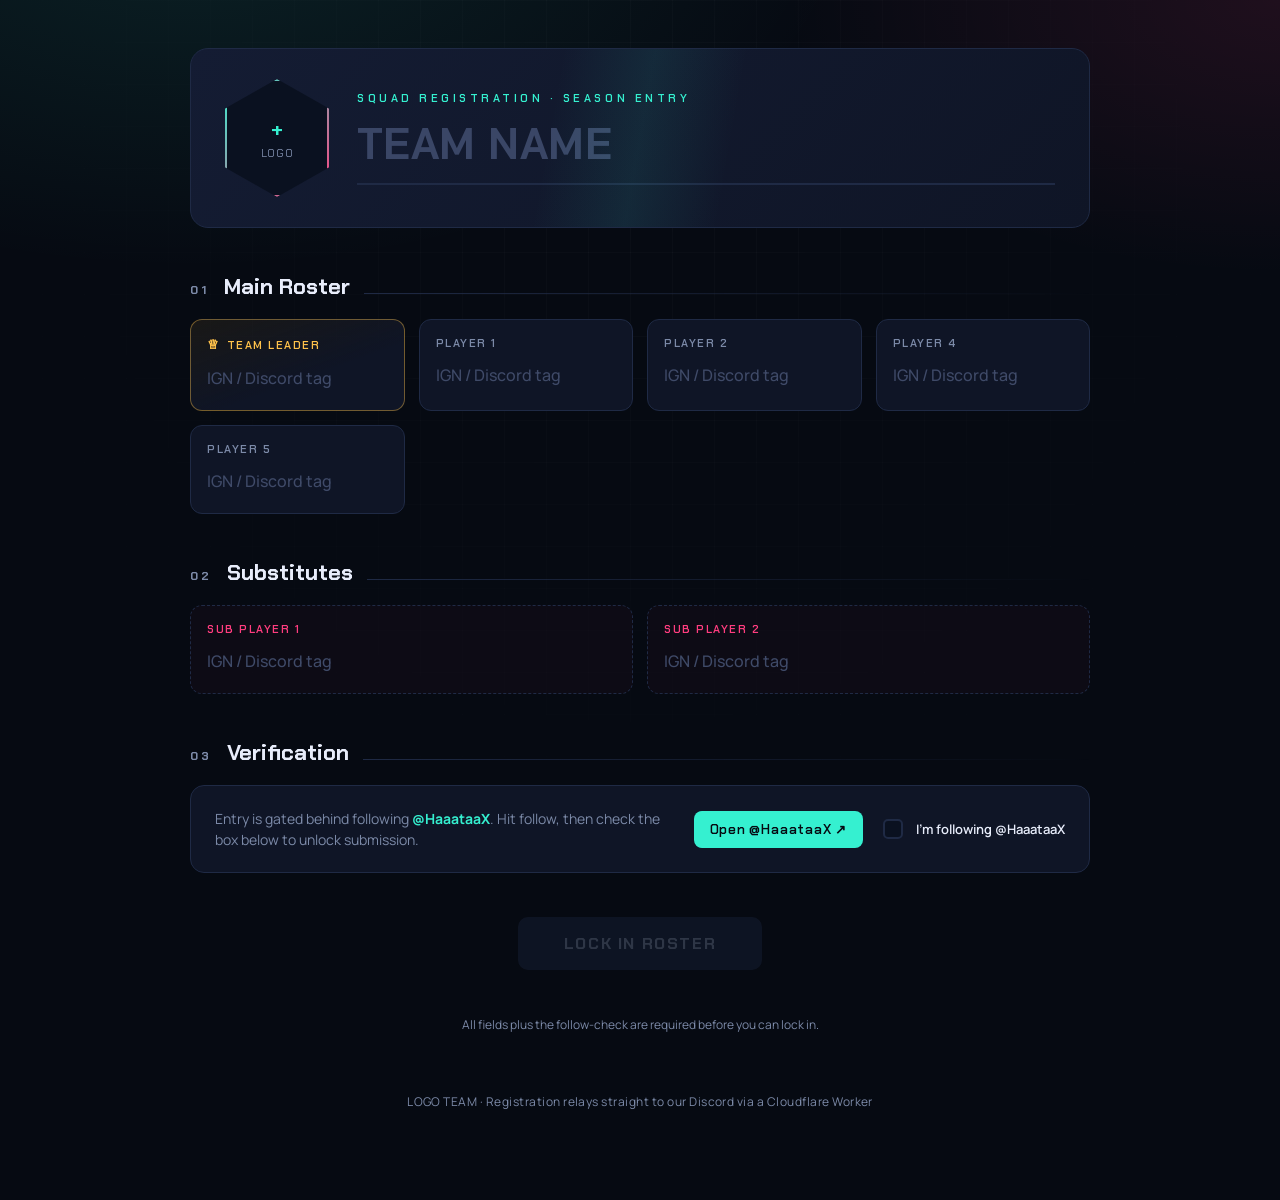
<file: index.html>
<!DOCTYPE html>
<html lang="en">
<head>
<meta charset="UTF-8">
<meta name="viewport" content="width=device-width, initial-scale=1.0">
<title>Squad Registration</title>
<link rel="preconnect" href="https://fonts.googleapis.com">
<link rel="preconnect" href="https://fonts.gstatic.com" crossorigin>
<link href="https://fonts.googleapis.com/css2?family=Chakra+Petch:wght@500;600;700&family=Manrope:wght@400;500;600;700;800&display=swap" rel="stylesheet">
<style>
  :root{
    --bg:#060a12;
    --bg-grid:#0a1120;
    --panel:#0f1526;
    --panel-2:#141c33;
    --line:#1f2a45;
    --cyan:#35f0d0;
    --magenta:#ff3d7f;
    --gold:#ffc24b;
    --text:#e8edfb;
    --muted:#7c8aa8;
    --danger:#ff5470;
  }

  *{box-sizing:border-box;-webkit-tap-highlight-color:transparent;}
  ::selection{background:var(--cyan);color:#03110d;}

  html{-webkit-text-size-adjust:100%;}
  html,body{margin:0;padding:0;overflow-x:hidden;}
  body{
    background:
      radial-gradient(1100px 600px at 15% -10%, rgba(53,240,208,.10), transparent 60%),
      radial-gradient(900px 500px at 100% 0%, rgba(255,61,127,.10), transparent 55%),
      var(--bg);
    color:var(--text);
    font-family:'Manrope',sans-serif;
    min-height:100vh;
    min-height:100dvh;
    padding:48px 20px 90px;
    padding-top:calc(48px + env(safe-area-inset-top));
    padding-bottom:calc(90px + env(safe-area-inset-bottom));
    padding-left:calc(20px + env(safe-area-inset-left));
    padding-right:calc(20px + env(safe-area-inset-right));
    background-attachment:fixed;
  }

  /* iOS Safari chokes on fixed background-attachment + zooms inputs under 16px */
  @media (max-width:640px){
    body{background-attachment:scroll;padding:28px 16px 70px;}
  }
  @supports (-webkit-touch-callout:none){
    body{background-attachment:scroll;}
  }

  .bg-grid{
    position:fixed;inset:0;pointer-events:none;z-index:0;
    background-image:
      linear-gradient(rgba(255,255,255,.025) 1px, transparent 1px),
      linear-gradient(90deg, rgba(255,255,255,.025) 1px, transparent 1px);
    background-size:42px 42px;
    mask-image:radial-gradient(circle at 50% 20%, black, transparent 75%);
  }

  .wrap{max-width:900px;margin:0 auto;position:relative;z-index:1;}

  /* ---------- HEADER / ID BANNER ---------- */
  .id-banner{
    display:flex;align-items:center;gap:28px;
    background:linear-gradient(135deg, var(--panel-2), var(--panel));
    border:1px solid var(--line);
    border-radius:18px;
    padding:30px 34px;
    position:relative;
    overflow:hidden;
    max-width:100%;
  }
  .id-banner::before{
    content:"";position:absolute;inset:0;
    background:linear-gradient(100deg, transparent 40%, rgba(53,240,208,.08) 50%, transparent 60%);
    pointer-events:none;
  }
  .eyebrow{
    font-family:'Chakra Petch',sans-serif;
    letter-spacing:.32em;
    font-size:11px;
    color:var(--cyan);
    text-transform:uppercase;
    margin:0 0 6px;
    font-weight:600;
  }

  .logo-frame{
    flex:0 0 auto;
    width:104px;height:118px;
    position:relative;
    cursor:pointer;
    clip-path:polygon(50% 0%, 100% 25%, 100% 75%, 50% 100%, 0% 75%, 0% 25%);
    background:var(--bg-grid);
    border:none;
    display:flex;align-items:center;justify-content:center;
    transition:transform .2s ease;
  }
  .logo-frame:hover{transform:translateY(-2px);}
  .logo-frame::after{
    content:"";position:absolute;inset:0;
    clip-path:polygon(50% 0%, 100% 25%, 100% 75%, 50% 100%, 0% 75%, 0% 25%);
    padding:2px;
    background:linear-gradient(135deg, var(--cyan), var(--magenta));
    -webkit-mask:linear-gradient(#000 0 0) content-box, linear-gradient(#000 0 0);
    -webkit-mask-composite:xor;
    mask-composite:exclude;
    pointer-events:none;
  }
  .logo-frame img{
    width:100%;height:100%;object-fit:cover;
    clip-path:polygon(50% 0%, 100% 25%, 100% 75%, 50% 100%, 0% 75%, 0% 25%);
  }
  .logo-frame .plus-icon{
    color:var(--muted);
    font-family:'Chakra Petch',sans-serif;
    font-size:11px;
    letter-spacing:.06em;
    text-align:center;
    line-height:1.4;
    padding:0 10px;
  }
  .logo-frame .plus-icon b{
    display:block;font-size:22px;color:var(--cyan);font-weight:600;
  }
  #logoInput{display:none;}

  .banner-main{flex:1;min-width:0;}
  .team-name-input{
    width:100%;
    background:transparent;
    border:none;
    border-bottom:2px solid var(--line);
    color:var(--text);
    font-family:'Chakra Petch',sans-serif;
    font-weight:700;
    font-size:clamp(28px,5vw,44px);
    letter-spacing:.01em;
    padding:4px 0 10px;
    outline:none;
    transition:border-color .2s ease;
  }
  .team-name-input::placeholder{color:#3a4666;}
  .team-name-input:focus{border-bottom-color:var(--cyan);}

  /* ---------- SECTIONS ---------- */
  .section{margin-top:44px;}
  .section-head{
    display:flex;align-items:baseline;gap:14px;margin-bottom:18px;
  }
  .section-tag{
    font-family:'Chakra Petch',sans-serif;
    font-weight:700;
    font-size:12px;
    letter-spacing:.28em;
    color:var(--muted);
    text-transform:uppercase;
  }
  .section-title{
    font-family:'Chakra Petch',sans-serif;
    font-size:22px;
    font-weight:700;
    margin:0;
  }
  .section-rule{
    flex:1;height:1px;
    background:linear-gradient(90deg, var(--line), transparent);
  }

  .roster-grid{
    display:grid;
    grid-template-columns:repeat(auto-fit, minmax(190px,1fr));
    gap:14px;
  }

  .slot-card{
    background:var(--panel);
    border:1px solid var(--line);
    border-radius:12px;
    padding:16px 16px 14px;
    position:relative;
    transition:border-color .2s ease, transform .2s ease, box-shadow .2s ease;
  }
  .slot-card:focus-within{
    border-color:var(--cyan);
    transform:translateY(-2px);
    box-shadow:0 8px 24px -8px rgba(53,240,208,.35);
  }
  .slot-card.leader{
    border-color:rgba(255,194,75,.4);
    background:linear-gradient(160deg, rgba(255,194,75,.08), var(--panel) 60%);
  }
  .slot-card.leader:focus-within{
    border-color:var(--gold);
    box-shadow:0 8px 24px -8px rgba(255,194,75,.4);
  }
  .slot-tag{
    display:flex;align-items:center;gap:6px;
    font-family:'Chakra Petch',sans-serif;
    font-size:11px;font-weight:600;letter-spacing:.14em;
    color:var(--muted);text-transform:uppercase;
    margin-bottom:10px;
  }
  .slot-card.leader .slot-tag{color:var(--gold);}
  .crown{font-size:13px;}
  .slot-input{
    width:100%;background:transparent;border:none;outline:none;
    color:var(--text);font-family:'Manrope',sans-serif;
    font-size:16px;font-weight:600;
    border-bottom:1px solid transparent;
    padding:4px 0 6px;
  }
  .slot-input::placeholder{color:#3f4a68;font-weight:500;}

  .sub-grid{
    display:grid;
    grid-template-columns:repeat(auto-fit, minmax(220px,1fr));
    gap:14px;
  }
  .slot-card.sub{
    border-style:dashed;
    background:rgba(255,61,127,.03);
  }
  .slot-card.sub .slot-tag{color:var(--magenta);}
  .slot-card.sub:focus-within{
    border-color:var(--magenta);
    box-shadow:0 8px 24px -8px rgba(255,61,127,.35);
  }

  /* ---------- VERIFICATION ---------- */
  .verify-card{
    background:var(--panel);
    border:1px solid var(--line);
    border-radius:14px;
    padding:22px 24px;
    display:flex;align-items:center;gap:18px;
    flex-wrap:wrap;
  }
  .verify-text{flex:1;min-width:220px;}
  .verify-text p{margin:0;color:var(--muted);font-size:14px;line-height:1.5;}
  .verify-text .handle{color:var(--cyan);font-weight:700;}
  .verify-actions{display:flex;align-items:center;gap:16px;flex-wrap:wrap;}
  .channel-btn{
    font-family:'Chakra Petch',sans-serif;
    font-weight:600;font-size:13px;letter-spacing:.06em;
    color:var(--bg);background:var(--cyan);
    border:none;border-radius:8px;padding:10px 16px;
    text-decoration:none;white-space:nowrap;
    transition:transform .15s ease, box-shadow .15s ease;
  }
  .channel-btn:hover{transform:translateY(-1px);box-shadow:0 6px 16px -6px rgba(53,240,208,.6);}

  .check-row{display:flex;align-items:center;gap:10px;cursor:pointer;user-select:none;}
  .check-row input{
    appearance:none;width:20px;height:20px;flex:0 0 auto;
    border:2px solid var(--line);border-radius:5px;
    background:var(--bg-grid);
    position:relative;cursor:pointer;
    transition:border-color .15s ease, background .15s ease;
  }
  .check-row input:checked{
    background:var(--cyan);border-color:var(--cyan);
  }
  .check-row input:checked::after{
    content:"";position:absolute;left:5px;top:1px;
    width:6px;height:11px;
    border:solid #03110d;border-width:0 2px 2px 0;
    transform:rotate(45deg);
  }
  .check-row span{font-size:13px;color:var(--text);font-weight:600;}

  /* ---------- SUBMIT ---------- */
  .submit-zone{margin-top:44px;text-align:center;}
  .lock-btn{
    position:relative;
    font-family:'Chakra Petch',sans-serif;
    font-weight:700;font-size:16px;letter-spacing:.1em;
    color:#03110d;
    background:linear-gradient(100deg, var(--cyan), #6bf5df);
    border:none;border-radius:10px;
    padding:16px 46px;
    cursor:pointer;
    text-transform:uppercase;
    transition:transform .15s ease, box-shadow .15s ease, opacity .15s ease;
    box-shadow:0 10px 30px -10px rgba(53,240,208,.55);
  }
  .lock-btn:hover:not(:disabled){transform:translateY(-2px);}
  .lock-btn:disabled{
    opacity:.35;cursor:not-allowed;
    background:var(--line);color:var(--muted);box-shadow:none;
  }
  .lock-btn .spinner{
    display:none;width:15px;height:15px;
    border:2px solid rgba(3,17,13,.3);border-top-color:#03110d;
    border-radius:50%;
    margin-right:8px;
    vertical-align:-2px;
    animation:spin .7s linear infinite;
  }
  .lock-btn.loading .spinner{display:inline-block;}
  .lock-btn.loading .btn-label{opacity:.7;}
  @keyframes spin{to{transform:rotate(360deg);}}

  .status-msg{
    margin-top:18px;font-family:'Chakra Petch',sans-serif;
    font-size:13px;font-weight:600;letter-spacing:.05em;
    min-height:20px;
  }
  .status-msg.ok{color:var(--cyan);}
  .status-msg.err{color:var(--danger);}

  .hint{
    text-align:center;color:var(--muted);font-size:12px;margin-top:8px;
  }

  /* ---------- STAMP OVERLAY ---------- */
  .stamp-overlay{
    position:fixed;inset:0;background:rgba(3,6,12,.82);
    display:none;align-items:center;justify-content:center;
    z-index:50;backdrop-filter:blur(3px);
  }
  .stamp-overlay.show{display:flex;}
  .stamp{
    font-family:'Chakra Petch',sans-serif;
    font-weight:700;font-size:clamp(30px,6vw,54px);
    color:var(--cyan);
    border:5px solid var(--cyan);
    border-radius:14px;
    padding:20px 46px;
    letter-spacing:.08em;
    transform:rotate(-8deg) scale(1.4);
    opacity:0;
    text-transform:uppercase;
    text-shadow:0 0 24px rgba(53,240,208,.6);
    box-shadow:0 0 40px rgba(53,240,208,.25) inset;
    animation:stampIn .5s cubic-bezier(.2,1.4,.4,1) forwards;
  }
  .stamp small{
    display:block;font-size:13px;color:var(--muted);letter-spacing:.2em;margin-top:8px;font-weight:600;
  }
  @keyframes stampIn{
    0%{opacity:0;transform:rotate(-8deg) scale(1.6);}
    60%{opacity:1;}
    100%{opacity:1;transform:rotate(-8deg) scale(1);}
  }
  .stamp-close{
    position:absolute;margin-top:110px;
    font-family:'Chakra Petch',sans-serif;
    color:var(--muted);font-size:12px;letter-spacing:.1em;
    background:none;border:1px solid var(--line);
    padding:8px 16px;border-radius:8px;cursor:pointer;
  }

  footer{
    text-align:center;margin-top:60px;color:var(--muted);
    font-size:12px;letter-spacing:.04em;
  }

  @media (max-width:640px){
    .section{margin-top:32px;}
    .roster-grid, .sub-grid{gap:12px;}
  }

  @media (max-width:520px){
    .id-banner{flex-direction:column;align-items:center;text-align:center;padding:24px 20px;gap:18px;}
    .banner-main{width:100%;}
    .team-name-input{font-size:28px;text-align:center;border-bottom-width:2px;}
    .eyebrow{text-align:center;}
    .logo-frame{width:96px;height:108px;}

    .roster-grid, .sub-grid{grid-template-columns:1fr;}

    .verify-card{flex-direction:column;align-items:stretch;text-align:center;padding:20px;}
    .verify-text{text-align:center;}
    .verify-actions{flex-direction:column;align-items:stretch;width:100%;}
    .channel-btn{text-align:center;padding:12px 16px;}
    .check-row{justify-content:center;padding:6px 0;}

    .lock-btn{width:100%;padding:16px 24px;}
    .submit-zone{margin-top:32px;}
  }

  @media (max-width:360px){
    .team-name-input{font-size:24px;}
    .stamp{padding:16px 26px;font-size:26px;}
  }
</style>
</head>
<body>
<div class="bg-grid"></div>
<div class="wrap">

  <div class="id-banner">
    <button type="button" class="logo-frame" id="logoFrame">
      <span class="plus-icon" id="logoPlaceholder"><b>+</b>LOGO</span>
      <img id="logoPreview" style="display:none;" alt="Team logo preview">
    </button>
    <input type="file" id="logoInput" accept="image/*">
    <div class="banner-main">
      <p class="eyebrow">Squad Registration &middot; Season Entry</p>
      <input type="text" class="team-name-input" id="teamName" placeholder="TEAM NAME" maxlength="40">
    </div>
  </div>

  <div class="section">
    <div class="section-head">
      <span class="section-tag">01</span>
      <h2 class="section-title">Main Roster</h2>
      <div class="section-rule"></div>
    </div>
    <div class="roster-grid">
      <div class="slot-card leader">
        <div class="slot-tag"><span class="crown">&#9813;</span> Team Leader</div>
        <input type="text" class="slot-input" data-role="leader" placeholder="IGN / Discord tag">
      </div>
      <div class="slot-card">
        <div class="slot-tag">Player 1</div>
        <input type="text" class="slot-input" data-role="player" placeholder="IGN / Discord tag">
      </div>
      <div class="slot-card">
        <div class="slot-tag">Player 2</div>
        <input type="text" class="slot-input" data-role="player" placeholder="IGN / Discord tag">
      </div>
      <div class="slot-card">
        <div class="slot-tag">Player 4</div>
        <input type="text" class="slot-input" data-role="player" placeholder="IGN / Discord tag">
      </div>
      <div class="slot-card">
        <div class="slot-tag">Player 5</div>
        <input type="text" class="slot-input" data-role="player" placeholder="IGN / Discord tag">
      </div>
    </div>
  </div>

  <div class="section">
    <div class="section-head">
      <span class="section-tag">02</span>
      <h2 class="section-title">Substitutes</h2>
      <div class="section-rule"></div>
    </div>
    <div class="sub-grid">
      <div class="slot-card sub">
        <div class="slot-tag">Sub Player 1</div>
        <input type="text" class="slot-input" data-role="sub" placeholder="IGN / Discord tag">
      </div>
      <div class="slot-card sub">
        <div class="slot-tag">Sub Player 2</div>
        <input type="text" class="slot-input" data-role="sub" placeholder="IGN / Discord tag">
      </div>
    </div>
  </div>

  <div class="section">
    <div class="section-head">
      <span class="section-tag">03</span>
      <h2 class="section-title">Verification</h2>
      <div class="section-rule"></div>
    </div>
    <div class="verify-card">
      <div class="verify-text">
        <p>Entry is gated behind following <span class="handle">@HaaataaX</span>. Hit follow, then check the box below to unlock submission.</p>
      </div>
      <div class="verify-actions">
        <a href="#" id="channelLink" target="_blank" rel="noopener" class="channel-btn">Open @HaaataaX &#8599;</a>
        <label class="check-row">
          <input type="checkbox" id="subscribeCheck">
          <span>I'm following @HaaataaX</span>
        </label>
      </div>
    </div>
  </div>

  <div class="submit-zone">
    <button type="button" class="lock-btn" id="submitBtn" disabled>
      <span class="spinner"></span><span class="btn-label">Lock In Roster</span>
    </button>
    <div class="status-msg" id="statusMsg"></div>
    <p class="hint">All fields plus the follow-check are required before you can lock in.</p>
  </div>

  <footer>LOGO TEAM &middot; Registration relays straight to our Discord via a Cloudflare Worker</footer>
</div>

<div class="stamp-overlay" id="stampOverlay">
  <div style="text-align:center;">
    <div class="stamp">Locked In<small>Your roster has been submitted</small></div>
  </div>
</div>

<script>
  // ====== CONFIG — replace with your deployed values ======
  const WORKER_URL = "https://api2.caffemc.xyz"; // Cloudflare Worker endpoint
  const CHANNEL_URL = "https://www.youtube.com/@HaaataaX"; // update to the real platform/link
  // ==========================================================

  document.getElementById('channelLink').href = CHANNEL_URL;

  const logoFrame = document.getElementById('logoFrame');
  const logoInput = document.getElementById('logoInput');
  const logoPreview = document.getElementById('logoPreview');
  const logoPlaceholder = document.getElementById('logoPlaceholder');
  let logoFile = null;

  logoFrame.addEventListener('click', () => logoInput.click());
  logoInput.addEventListener('change', () => {
    const file = logoInput.files[0];
    if (!file) return;
    logoFile = file;
    const reader = new FileReader();
    reader.onload = e => {
      logoPreview.src = e.target.result;
      logoPreview.style.display = 'block';
      logoPlaceholder.style.display = 'none';
    };
    reader.readAsDataURL(file);
  });
  ['dragover','drop'].forEach(evt => {
    logoFrame.addEventListener(evt, e => e.preventDefault());
  });
  logoFrame.addEventListener('drop', e => {
    const file = e.dataTransfer.files[0];
    if (file && file.type.startsWith('image/')) {
      logoInput.files = e.dataTransfer.files;
      logoInput.dispatchEvent(new Event('change'));
    }
  });

  const teamNameInput = document.getElementById('teamName');
  const leaderInput = document.querySelector('[data-role="leader"]');
  const playerInputs = document.querySelectorAll('[data-role="player"]');
  const subInputs = document.querySelectorAll('[data-role="sub"]');
  const subscribeCheck = document.getElementById('subscribeCheck');
  const submitBtn = document.getElementById('submitBtn');
  const statusMsg = document.getElementById('statusMsg');
  const stampOverlay = document.getElementById('stampOverlay');

  function validate(){
    const filled = v => v.value.trim().length > 0;
    const allPlayers = [...playerInputs].every(filled);
    const allSubs = [...subInputs].every(filled);
    const ok = filled(teamNameInput) && filled(leaderInput) && allPlayers && allSubs && subscribeCheck.checked;
    submitBtn.disabled = !ok;
  }
  [teamNameInput, leaderInput, ...playerInputs, ...subInputs].forEach(el => el.addEventListener('input', validate));
  subscribeCheck.addEventListener('change', validate);

  submitBtn.addEventListener('click', async () => {
    statusMsg.textContent = '';
    statusMsg.className = 'status-msg';
    submitBtn.classList.add('loading');
    submitBtn.disabled = true;

    const fd = new FormData();
    fd.append('teamName', teamNameInput.value.trim());
    fd.append('leader', leaderInput.value.trim());
    fd.append('players', JSON.stringify([...playerInputs].map(i => i.value.trim())));
    fd.append('subs', JSON.stringify([...subInputs].map(i => i.value.trim())));
    fd.append('subscribed', subscribeCheck.checked ? 'true' : 'false');
    if (logoFile) fd.append('logo', logoFile);

    try {
      const res = await fetch(WORKER_URL, { method: 'POST', body: fd });
      const data = await res.json().catch(() => ({}));
      if (!res.ok) throw new Error(data.error || 'Submission failed');

      stampOverlay.classList.add('show');
      statusMsg.textContent = 'Roster delivered to Discord.';
      statusMsg.classList.add('ok');
    } catch (err) {
      statusMsg.textContent = err.message || 'Something went wrong — try again.';
      statusMsg.classList.add('err');
      submitBtn.disabled = false;
    } finally {
      submitBtn.classList.remove('loading');
    }
  });

  stampOverlay.addEventListener('click', () => stampOverlay.classList.remove('show'));
</script>
</body>
</html>
</file>
